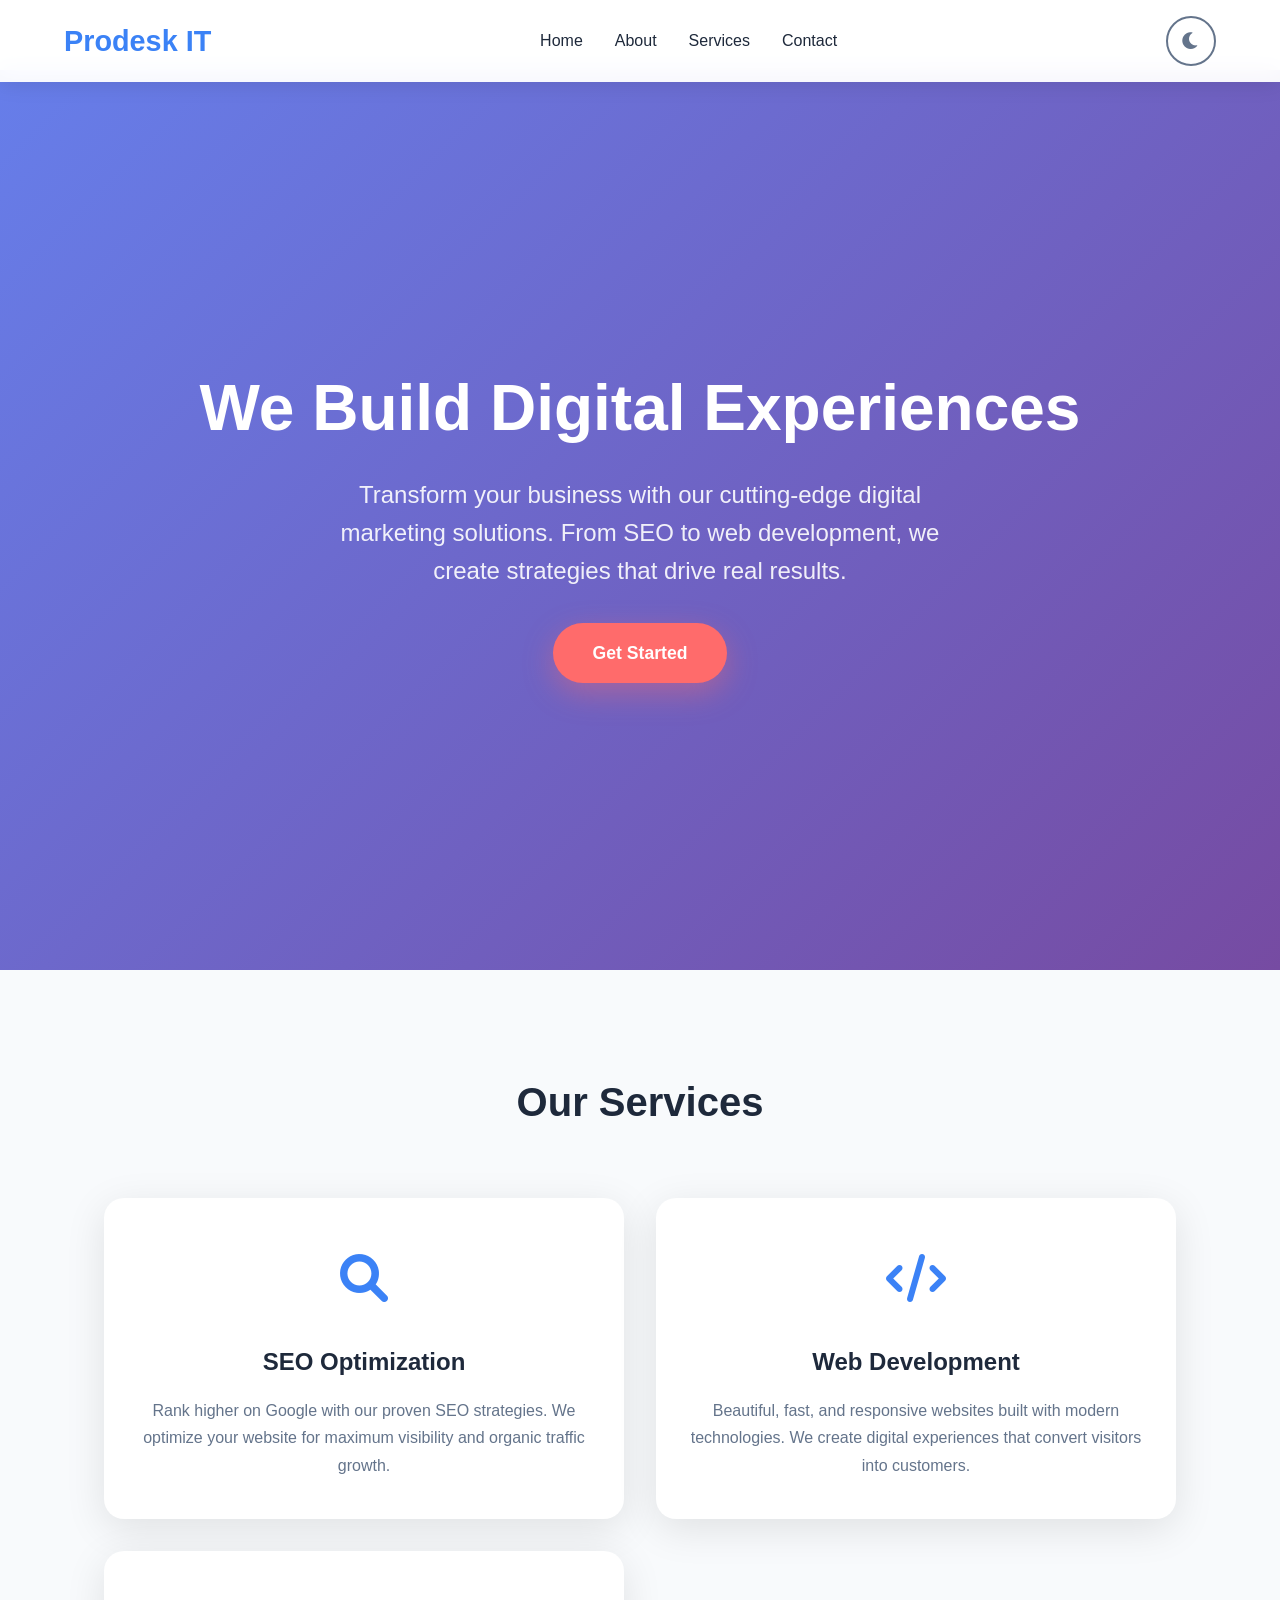
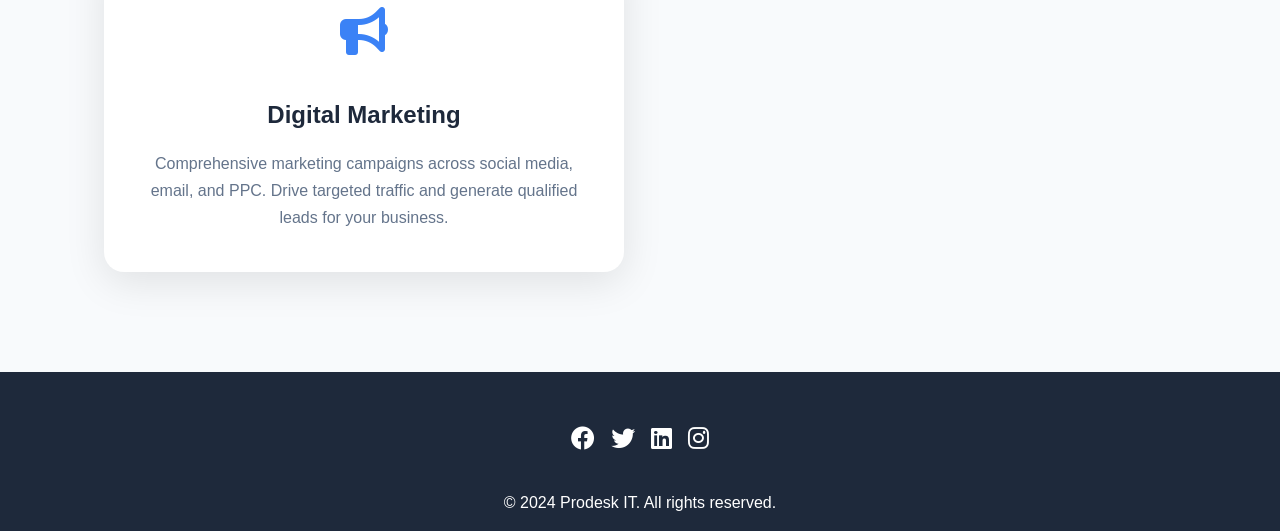
<file: Mission-1/index.html>
<!DOCTYPE html>
<html lang="en">
<head>
    <meta charset="UTF-8">
    <meta name="viewport" content="width=device-width, initial-scale=1.0">
    <title>Prodesk IT - Digital Marketing Agency</title>
    <link href="https://cdnjs.cloudflare.com/ajax/libs/font-awesome/6.0.0/css/all.min.css" rel="stylesheet">
    <link rel="stylesheet" href="style.css">
</head>
<body class="light">
    <!-- Navbar -->
    <nav class="navbar">
        <div class="logo">Prodesk IT</div>
        <ul class="nav-links">
            <li><a href="#home">Home</a></li>
            <li><a href="#about">About</a></li>
            <li><a href="#services">Services</a></li>
            <li><a href="#contact">Contact</a></li>
        </ul>
        <div class="hamburger">
            <span></span>
            <span></span>
            <span></span>
        </div>
        <button class="dark-toggle" id="darkToggle">
            <i class="fas fa-moon"></i>
        </button>
    </nav>

    <!-- Hero Section -->
    <section id="home" class="hero">
        <h1>We Build Digital Experiences</h1>
        <p>Transform your business with our cutting-edge digital marketing solutions. From SEO to web development, we create strategies that drive real results.</p>
        <a href="#services" class="cta-button">Get Started</a>
    </section>

    <!-- Services Section -->
    <section id="services" class="services">
        <h2 class="section-title">Our Services</h2>
        <div class="services-grid">
            <div class="service-card">
                <div class="service-icon">
                    <i class="fas fa-search"></i>
                </div>
                <h3>SEO Optimization</h3>
                <p>Rank higher on Google with our proven SEO strategies. We optimize your website for maximum visibility and organic traffic growth.</p>
            </div>
            <div class="service-card">
                <div class="service-icon">
                    <i class="fas fa-code"></i>
                </div>
                <h3>Web Development</h3>
                <p>Beautiful, fast, and responsive websites built with modern technologies. We create digital experiences that convert visitors into customers.</p>
            </div>
            <div class="service-card">
                <div class="service-icon">
                    <i class="fas fa-bullhorn"></i>
                </div>
                <h3>Digital Marketing</h3>
                <p>Comprehensive marketing campaigns across social media, email, and PPC. Drive targeted traffic and generate qualified leads for your business.</p>
            </div>
        </div>
    </section>

    <!-- Footer -->
    <footer id="contact" class="footer">
        <div class="social-links">
            <a href="#"><i class="fab fa-facebook"></i></a>
            <a href="#"><i class="fab fa-twitter"></i></a>
            <a href="#"><i class="fab fa-linkedin"></i></a>
            <a href="#"><i class="fab fa-instagram"></i></a>
        </div>
        <p>&copy; 2024 Prodesk IT. All rights reserved.</p>
    </footer>

    <script>
        // Dark Mode Toggle
        const darkToggle = document.getElementById('darkToggle');
        const body = document.body;

        darkToggle.addEventListener('click', () => {
            body.classList.toggle('dark');
            body.classList.toggle('light');
            const icon = darkToggle.querySelector('i');
            if (body.classList.contains('dark')) {
                icon.className = 'fas fa-sun';
            } else {
                icon.className = 'fas fa-moon';
            }
        });

        // Mobile Menu Toggle
        const hamburger = document.querySelector('.hamburger');
        const navLinks = document.querySelector('.nav-links');

        hamburger.addEventListener('click', () => {
            navLinks.classList.toggle('active');
            hamburger.classList.toggle('active');
        });

        // Close mobile menu when clicking on a link
        document.querySelectorAll('.nav-links a').forEach(link => {
            link.addEventListener('click', () => {
                navLinks.classList.remove('active');
                hamburger.classList.remove('active');
            });
        });

        // Smooth scrolling for anchor links
        document.querySelectorAll('a[href^="#"]').forEach(anchor => {
            anchor.addEventListener('click', function (e) {
                e.preventDefault();
                const target = document.querySelector(this.getAttribute('href'));
                if (target) {
                    target.scrollIntoView({
                        behavior: 'smooth',
                        block: 'start'
                    });
                }
            });
        });
    </script>
</body>
</html>
</file>
<file: Mission-1/style.css>
* {
    margin: 0;
    padding: 0;
    box-sizing: border-box;
}

body {
    font-family: 'Segoe UI', Tahoma, Geneva, Verdana, sans-serif;
    line-height: 1.6;
    transition: all 0.3s ease;
}

/* CSS Custom Properties */
:root {
    /* Light Mode Colors */
    --primary-blue: #3b82f6;
    --primary-blue-hover: #2563eb;
    --text-primary: #1e293b;
    --text-secondary: #64748b;
    --bg-card: white;
    --bg-secondary: #f8fafc;
    --hero-start: #667eea;
    --hero-end: #764ba2;
    --hero-text: white;
    --hero-opacity: 0.9;
    --cta-bg: #ff6b6b;
    --cta-hover: #ff5252;
}

/* Light Mode (Default) */
body.light {
    background-color: var(--bg-secondary);
    color: var(--text-primary);
}

/* Dark Mode */
body.dark {
    background-color: #0f172a;
    color: #f1f5f9;
    /* Dark Mode Colors */
    --primary-blue: #60a5fa;
    --primary-blue-hover: #93c5fd;
    --text-primary: #f1f5f9;
    --text-secondary: #cbd5e1;
    --bg-card: #1e293b;
    --bg-secondary: #0f172a;
    --hero-start: #020617;
    --hero-end: #1e293b;
    --hero-text: #e2e8f0;
    --hero-opacity: 0.95;
    --cta-bg: #2563eb;
    --cta-hover: #3b82f6;
}

/* Navbar */
.navbar {
    position: fixed;
    top: 0;
    width: 100%;
    background: rgba(255, 255, 255, 0.95);
    backdrop-filter: blur(10px);
    padding: 1rem 5%;
    display: flex;
    justify-content: space-between;
    align-items: center;
    z-index: 1000;
    box-shadow: 0 2px 20px rgba(0,0,0,0.1);
    transition: all 0.3s ease;
}

body.dark .navbar {
    background: rgba(15, 23, 42, 0.95);
    box-shadow: 0 2px 20px rgba(0,0,0,0.3);
}

.logo {
    font-size: 1.8rem;
    font-weight: bold;
    color: var(--primary-blue);
}

.nav-links {
    display: flex;
    list-style: none;
    gap: 2rem;
}

.nav-links a {
    text-decoration: none;
    color: inherit;
    font-weight: 500;
    transition: color 0.3s ease;
}

.nav-links a:hover {
    color: var(--primary-blue);
}

.dark-toggle {
    background: none;
    border: 2px solid var(--text-secondary);
    color: var(--text-secondary);
    width: 50px;
    height: 50px;
    border-radius: 50%;
    cursor: pointer;
    display: flex;
    align-items: center;
    justify-content: center;
    font-size: 1.2rem;
    transition: all 0.3s ease;
}

.dark-toggle:hover {
    background: var(--primary-blue);
    border-color: var(--primary-blue);
    color: white;
    transform: scale(1.1);
}

/* Hamburger Menu */
.hamburger {
    display: none;
    flex-direction: column;
    cursor: pointer;
    gap: 4px;
    padding: 5px;
    border-radius: 4px;
    transition: background-color 0.3s ease;
}

.hamburger:hover {
    background-color: rgba(0,0,0,0.1);
}

body.dark .hamburger:hover {
    background-color: rgba(255,255,255,0.1);
}

.hamburger span {
    width: 25px;
    height: 3px;
    background: var(--text-primary);
    transition: 0.3s;
    border-radius: 2px;
}

.hamburger.active span:nth-child(1) {
    transform: rotate(-45deg) translate(-5px, 5px);
}

.hamburger.active span:nth-child(2) {
    opacity: 0;
}

.hamburger.active span:nth-child(3) {
    transform: rotate(45deg) translate(-5px, -5px);
}

/* Hero Section */
.hero {
    height: 100vh;
    display: flex;
    flex-direction: column;
    justify-content: center;
    align-items: center;
    text-align: center;
    padding: 0 5%;
    background: linear-gradient(135deg, var(--hero-start) 0%, var(--hero-end) 100%);
    color: var(--hero-text);
    margin-top: 70px;
}

.hero p {
    opacity: var(--hero-opacity);
}

.hero h1 {
    font-size: clamp(2.5rem, 5vw, 4rem);
    margin-bottom: 1rem;
    font-weight: 700;
}

.hero p {
    font-size: clamp(1.1rem, 2.5vw, 1.5rem);
    margin-bottom: 2rem;
    max-width: 600px;
    opacity: 0.9;
}

.cta-button {
    background: var(--cta-bg);
    color: white;
    padding: 1rem 2.5rem;
    border: none;
    border-radius: 50px;
    font-size: 1.1rem;
    font-weight: 600;
    cursor: pointer;
    transition: all 0.3s ease;
    text-decoration: none;
    display: inline-block;
    box-shadow: 0 10px 30px rgba(255, 107, 107, 0.4);
}

.cta-button:hover {
    background: var(--cta-hover);
    transform: translateY(-3px) scale(1.05);
    box-shadow: 0 15px 40px rgba(0, 0, 0, 0.25);
}

/* Services Section */
.services {
    padding: 100px 5%;
    max-width: 1200px;
    margin: 0 auto;
}

.section-title {
    text-align: center;
    font-size: 2.5rem;
    margin-bottom: 4rem;
    font-weight: 700;
    color: var(--text-primary);
}

.services-grid {
    display: grid;
    grid-template-columns: repeat(auto-fit, minmax(350px, 1fr));
    gap: 2rem;
}

.service-card {
    background: var(--bg-card);
    padding: 2.5rem 2rem;
    border-radius: 20px;
    text-align: center;
    box-shadow: 0 10px 40px rgba(0,0,0,0.1);
    transition: all 0.3s ease;
    border-top: 4px solid transparent;
}

.service-card:hover {
    transform: translateY(-10px);
    box-shadow: 0 20px 60px rgba(0,0,0,0.2);
    border-top-color: var(--primary-blue);
}

.service-icon {
    font-size: 3rem;
    color: var(--primary-blue);
    margin-bottom: 1.5rem;
}

.service-card h3 {
    font-size: 1.5rem;
    margin-bottom: 1rem;
    color: var(--text-primary);
}

.service-card p {
    color: var(--text-secondary);
    line-height: 1.7;
}

/* Footer */
.footer {
    background: #1e293b;
    color: white;
    text-align: center;
    padding: 3rem 5% 1rem;
}

.social-links {
    display: flex;
    justify-content: center;
    gap: 1rem;
    margin-bottom: 2rem;
}

.social-links a {
    color: white;
    font-size: 1.5rem;
    transition: all 0.3s ease;
}

.social-links a:hover {
    color: var(--primary-blue);
    transform: translateY(-3px);
}

/* Mobile Responsive */
@media (max-width: 768px) {
    .hamburger {
        display: flex;
    }

    .nav-links {
        position: absolute;
        top: 100%;
        left: 0;
        width: 100%;
        background: rgba(255, 255, 255, 0.95);
        backdrop-filter: blur(10px);
        flex-direction: column;
        align-items: center;
        padding: 1rem 0;
        gap: 1rem;
        transform: translateY(-100%);
        opacity: 0;
        visibility: hidden;
        transition: all 0.3s ease;
        box-shadow: 0 5px 20px rgba(0,0,0,0.1);
    }

    body.dark .nav-links {
        background: rgba(15, 23, 42, 0.95);
        box-shadow: 0 5px 20px rgba(0,0,0,0.3);
    }

    .nav-links.active {
        transform: translateY(0);
        opacity: 1;
        visibility: visible;
    }

    .navbar {
        padding: 1rem 5%;
        position: relative;
    }

    .hero {
        padding: 0 5%;
        margin-top: 70px;
    }

    .services {
        padding: 80px 5% 50px;
    }

    .services-grid {
        grid-template-columns: 1fr;
        gap: 1.5rem;
    }
}

/* Smooth Scroll */
html {
    scroll-behavior: smooth;
}
</file>
